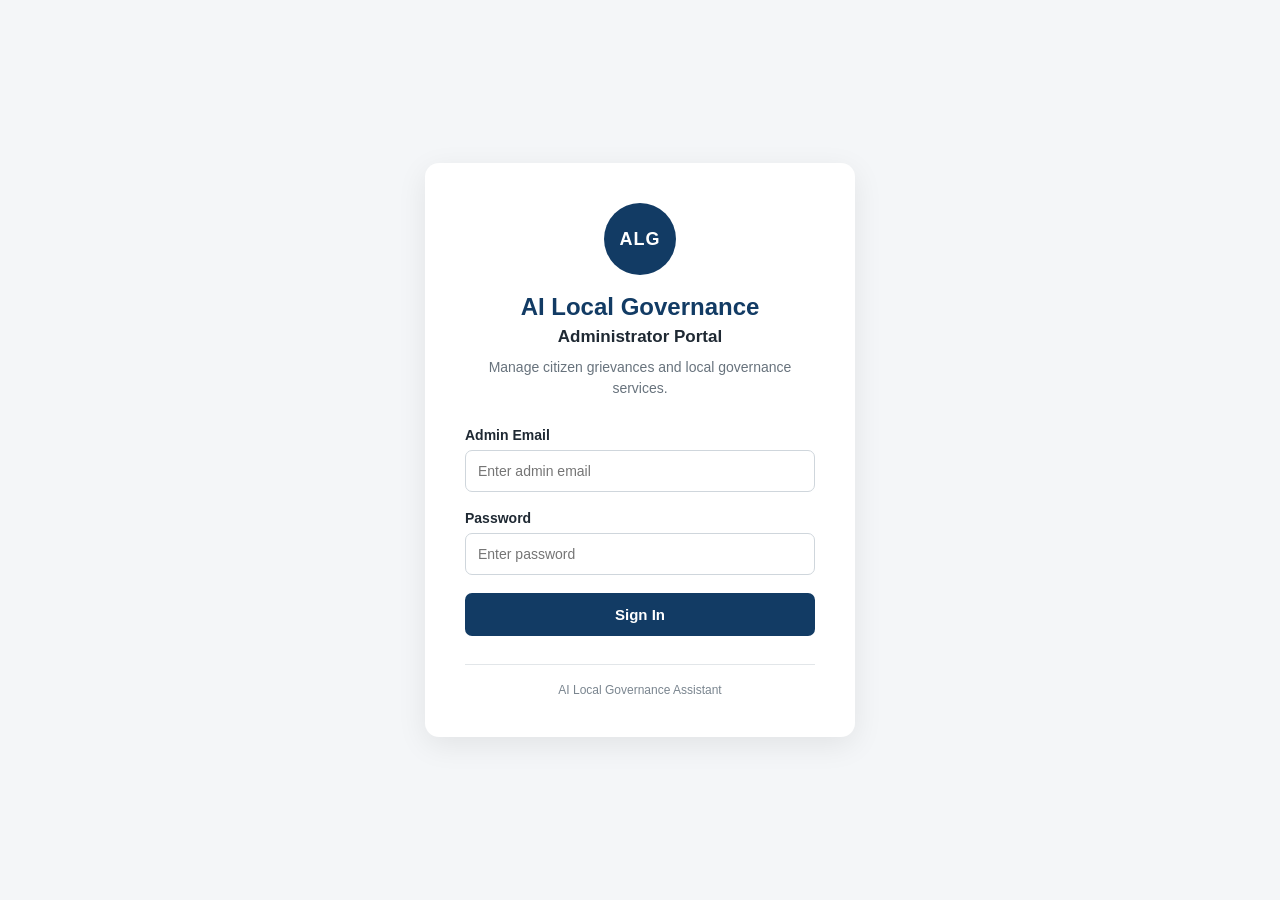
<file: admin-panel/index.html>
<!DOCTYPE html>
<html lang="en">
<head>
    <meta charset="UTF-8">
    <meta name="viewport" content="width=device-width, initial-scale=1.0">

    <title>AI Local Governance - Admin</title>

    <link rel="stylesheet" href="style.css">
</head>

<body>

    <div class="login-page">

        <div class="login-card">

            <div class="logo-circle">
                ALG
            </div>

            <h1>AI Local Governance</h1>

            <p class="admin-title">Administrator Portal</p>

            <p class="description">
                Manage citizen grievances and local governance services.
            </p>

            <form id="loginForm">

                <label for="email">Admin Email</label>
                <input
                    type="email"
                    id="email"
                    placeholder="Enter admin email"
                    required
                >

                <label for="password">Password</label>
                <input
                    type="password"
                    id="password"
                    placeholder="Enter password"
                    required
                >

                <button type="submit">
                    Sign In
                </button>

                <p id="message"></p>

            </form>

            <div class="footer-text">
                AI Local Governance Assistant
            </div>

        </div>

    </div>

    <script src="script.js"></script>

</body>
</html>
</file>
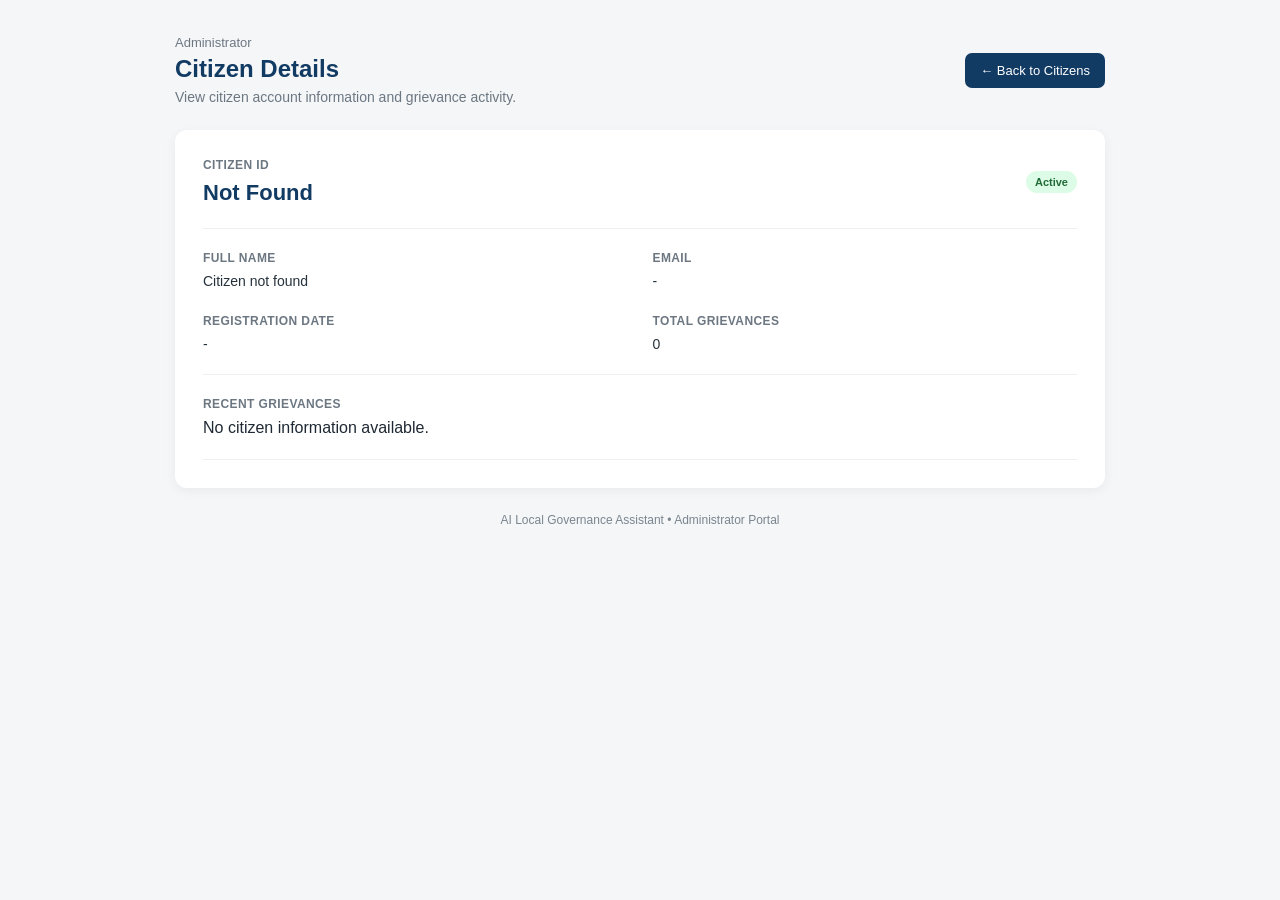
<file: admin-panel/citizen.html>
<!DOCTYPE html>
<html lang="en">
<head>
    <meta charset="UTF-8">
    <meta name="viewport" content="width=device-width, initial-scale=1.0">

    <title>Citizen Details - AI Local Governance</title>

    <link rel="stylesheet" href="style.css">
</head>

<body class="dashboard-body">

    <div class="details-page">

        <div class="details-header">

            <div>

                <p class="admin-label">
                    Administrator
                </p>

                <h1>
                    Citizen Details
                </h1>

                <p class="dashboard-description">
                    View citizen account information and grievance activity.
                </p>

            </div>


            <a
                href="citizens.html"
                class="back-button"
            >
                ← Back to Citizens
            </a>

        </div>


        <div class="details-card">

            <!-- Citizen Header -->
            <div class="details-top">

                <div>

                    <p class="detail-label">
                        Citizen ID
                    </p>

                    <h2 id="citizenId">
                        CIT001
                    </h2>

                </div>


                <span
                    id="citizenStatus"
                    class="status-badge active-badge"
                >
                    Active
                </span>

            </div>


            <!-- Citizen Information -->
            <div class="detail-grid">

                <div>

                    <p class="detail-label">
                        Full Name
                    </p>

                    <p
                        id="citizenName"
                        class="detail-value"
                    >
                        Pranaya Patil
                    </p>

                </div>


                <div>

                    <p class="detail-label">
                        Email
                    </p>

                    <p
                        id="citizenEmail"
                        class="detail-value"
                    >
                        pranaya@example.com
                    </p>

                </div>


                <div>

                    <p class="detail-label">
                        Registration Date
                    </p>

                    <p
                        id="citizenDate"
                        class="detail-value"
                    >
                        15 Sep 2026
                    </p>

                </div>


                <div>

                    <p class="detail-label">
                        Total Grievances
                    </p>

                    <p
                        id="citizenGrievances"
                        class="detail-value"
                    >
                        3
                    </p>

                </div>

            </div>


            <!-- Recent Grievances -->
            <div class="detail-section">

                <p class="detail-label">
                    Recent Grievances
                </p>


                <div id="citizenGrievanceList">

                    <div class="citizen-grievance-item">

                        <div>

                            <strong>
                                GRV001
                            </strong>

                            <p>
                                Street Light Not Working
                            </p>

                        </div>


                        <span class="status-badge pending-badge">
                            Pending
                        </span>

                    </div>


                    <div class="citizen-grievance-item">

                        <div>

                            <strong>
                                GRV007
                            </strong>

                            <p>
                                Water Supply Issue
                            </p>

                        </div>


                        <span class="status-badge resolved-badge">
                            Resolved
                        </span>

                    </div>


                    <div class="citizen-grievance-item">

                        <div>

                            <strong>
                                GRV011
                            </strong>

                            <p>
                                Road Maintenance Request
                            </p>

                        </div>


                        <span class="status-badge progress-badge">
                            In Progress
                        </span>

                    </div>

                </div>

            </div>

        </div>


        <footer class="dashboard-footer">
            AI Local Governance Assistant • Administrator Portal
        </footer>

    </div>


    <script src="citizen.js"></script>

</body>
</html>
</file>
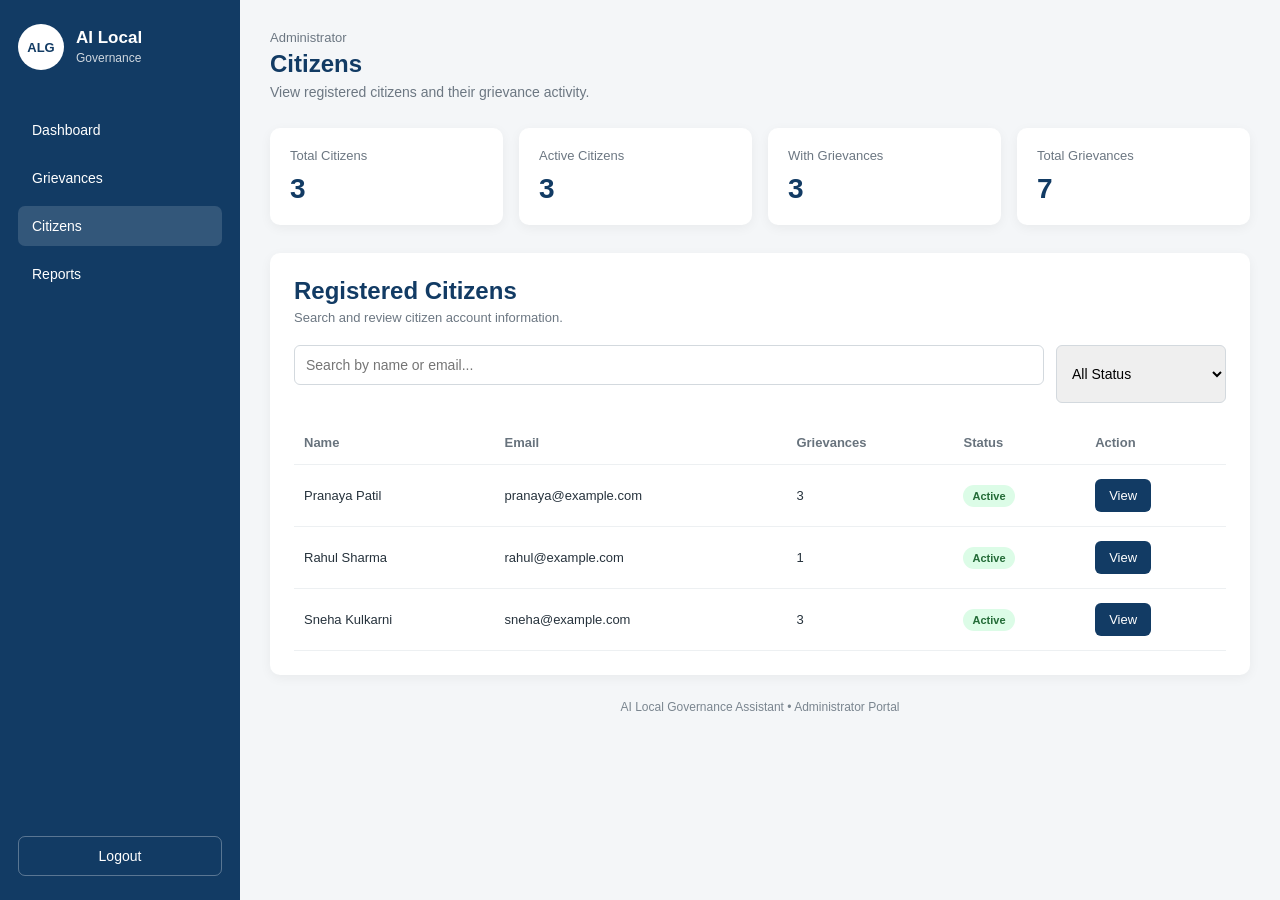
<file: admin-panel/citizens.html>
<!DOCTYPE html>
<html lang="en">
<head>
    <meta charset="UTF-8">
    <meta name="viewport" content="width=device-width, initial-scale=1.0">

    <title>Citizens - AI Local Governance</title>

    <link rel="stylesheet" href="style.css">
</head>

<body class="dashboard-body">

    <div class="dashboard-layout">

        <!-- Sidebar -->
        <aside class="sidebar">

            <div class="brand">

                <div class="logo-small">
                    ALG
                </div>

                <div>
                    <h2>AI Local</h2>
                    <span>Governance</span>
                </div>

            </div>


            <nav class="sidebar-nav">

                <a href="dashboard.html">
                    Dashboard
                </a>

                <a href="dashboard.html#grievances">
                    Grievances
                </a>

                <a href="citizens.html" class="active">
                    Citizens
                </a>

                <a href="reports.html">
                    Reports
                </a>

            </nav>


            <a href="index.html" class="logout-button">
                Logout
            </a>

        </aside>


        <!-- Main Content -->
        <main class="dashboard-main">

            <header class="dashboard-header">

                <div>

                    <p class="admin-label">
                        Administrator
                    </p>

                    <h1>
                        Citizens
                    </h1>

                    <p class="dashboard-description">
                        View registered citizens and their grievance activity.
                    </p>

                </div>

            </header>


            <!-- Citizen Summary -->
            <section class="stats-grid">

                <div class="stat-card">

                    <span>
                        Total Citizens
                    </span>

                    <strong id="totalCitizens">
                        3
                    </strong>

                </div>


                <div class="stat-card">

                    <span>
                        Active Citizens
                    </span>

                    <strong id="activeCitizens">
                        3
                    </strong>

                </div>


                <div class="stat-card">

                    <span>
                        With Grievances
                    </span>

                    <strong id="citizensWithGrievances">
                        3
                    </strong>

                </div>


                <div class="stat-card">

                    <span>
                        Total Grievances
                    </span>

                    <strong id="totalCitizenGrievances">
                        7
                    </strong>

                </div>

            </section>


            <!-- Citizens Table -->
            <section class="grievance-section">

                <div class="section-heading">

                    <div>

                        <h2>
                            Registered Citizens
                        </h2>

                        <p>
                            Search and review citizen account information.
                        </p>

                    </div>

                </div>


                <!-- Search and Filter -->
                <div class="table-controls">

                    <input
                        type="text"
                        id="citizenSearch"
                        class="search-box"
                        placeholder="Search by name or email..."
                    >


                    <select
                        id="citizenStatusFilter"
                        class="status-filter"
                    >

                        <option value="All Status">
                            All Status
                        </option>

                        <option value="Active">
                            Active
                        </option>

                        <option value="Inactive">
                            Inactive
                        </option>

                    </select>

                </div>


                <!-- Citizens Table -->
                <div class="table-wrapper">

                    <table>

                        <thead>

                            <tr>

                                <th>
                                    Name
                                </th>

                                <th>
                                    Email
                                </th>

                                <th>
                                    Grievances
                                </th>

                                <th>
                                    Status
                                </th>

                                <th>
                                    Action
                                </th>

                            </tr>

                        </thead>


                        <tbody id="citizensTableBody">

                            <tr>

                                <td>
                                    Pranaya Patil
                                </td>

                                <td>
                                    pranaya@example.com
                                </td>

                                <td>
                                    3
                                </td>

                                <td>

                                    <span class="status-badge active-badge">
                                        Active
                                    </span>

                                </td>

                                <td>

                                    <a
                                        href="citizen.html?id=CIT001"
                                        class="action-button"
                                    >
                                        View
                                    </a>

                                </td>

                            </tr>


                            <tr>

                                <td>
                                    Rahul Sharma
                                </td>

                                <td>
                                    rahul@example.com
                                </td>

                                <td>
                                    1
                                </td>

                                <td>

                                    <span class="status-badge active-badge">
                                        Active
                                    </span>

                                </td>

                                <td>

                                    <a
                                        href="citizen.html?id=CIT002"
                                        class="action-button"
                                    >
                                        View
                                    </a>

                                </td>

                            </tr>


                            <tr>

                                <td>
                                    Sneha Kulkarni
                                </td>

                                <td>
                                    sneha@example.com
                                </td>

                                <td>
                                    3
                                </td>

                                <td>

                                    <span class="status-badge active-badge">
                                        Active
                                    </span>

                                </td>

                                <td>

                                    <a
                                        href="citizen.html?id=CIT003"
                                        class="action-button"
                                    >
                                        View
                                    </a>

                                </td>

                            </tr>

                        </tbody>

                    </table>

                </div>

            </section>


            <footer class="dashboard-footer">
                AI Local Governance Assistant • Administrator Portal
            </footer>

        </main>

    </div>


    <script src="citizens.js"></script>

</body>
</html>
</file>
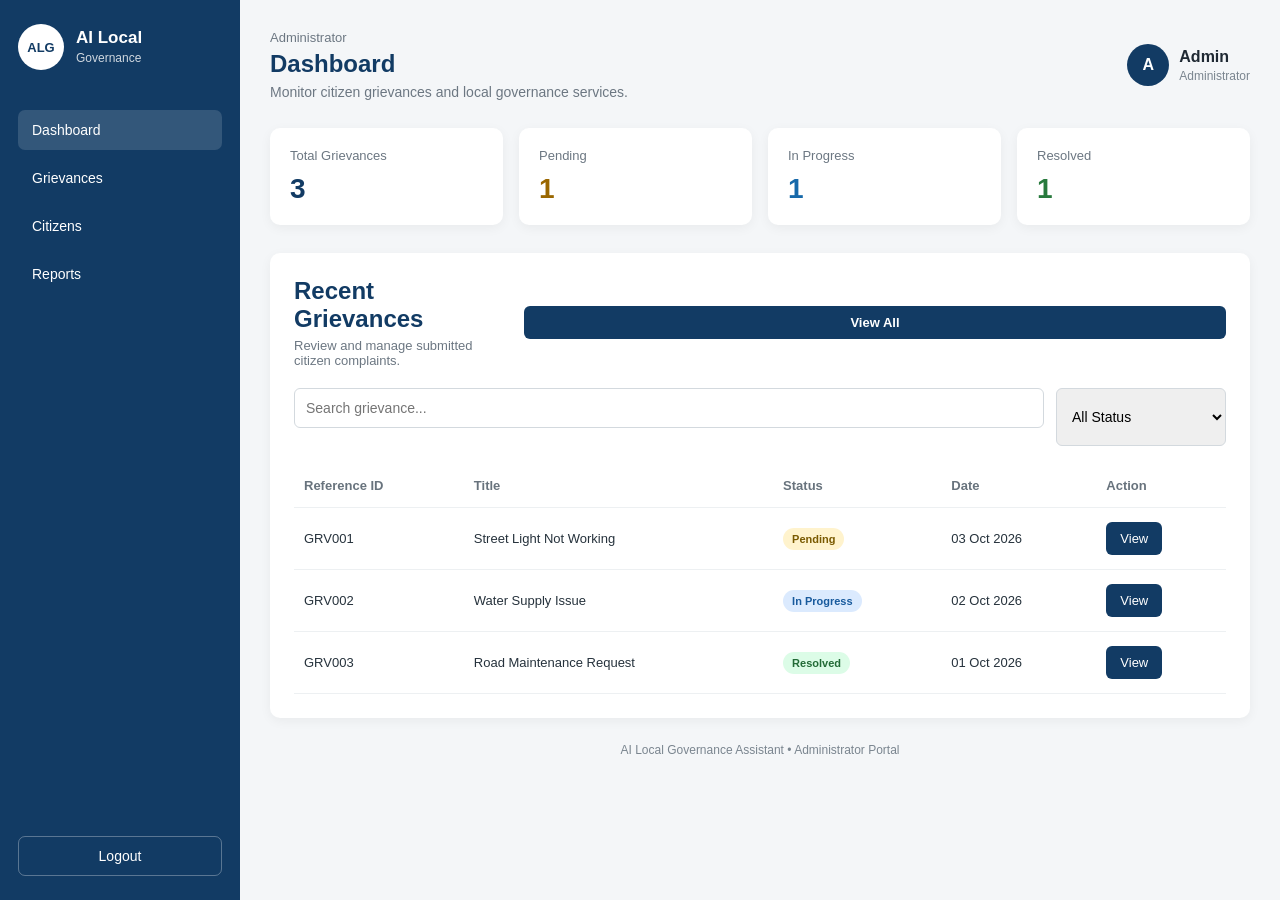
<file: admin-panel/dashboard.html>
<!DOCTYPE html>
<html lang="en">
<head>
    <meta charset="UTF-8">
    <meta name="viewport" content="width=device-width, initial-scale=1.0">

    <title>Admin Dashboard - AI Local Governance</title>

    <link rel="stylesheet" href="style.css">
</head>

<body class="dashboard-body">

    <div class="dashboard-layout">

        <aside class="sidebar">

            <div class="brand">

                <div class="logo-small">
                    ALG
                </div>

                <div>
                    <h2>AI Local</h2>
                    <span>Governance</span>
                </div>

            </div>


            <nav class="sidebar-nav">

                <a
                    href="dashboard.html"
                    class="active"
                >
                    Dashboard
                </a>

                <a href="#grievances">
                    Grievances
                </a>

                <a href="citizens.html">
                    Citizens
                </a>

                <a href="reports.html">
                    Reports
                </a>

            </nav>


            <a
                href="index.html"
                class="logout-button"
            >
                Logout
            </a>

        </aside>


        <main class="dashboard-main">

            <header class="dashboard-header">

                <div>

                    <p class="admin-label">
                        Administrator
                    </p>

                    <h1>
                        Dashboard
                    </h1>

                    <p class="dashboard-description">
                        Monitor citizen grievances and local governance services.
                    </p>

                </div>


                <div class="admin-profile">

                    <div class="admin-avatar">
                        A
                    </div>

                    <div>

                        <strong>
                            Admin
                        </strong>

                        <span>
                            Administrator
                        </span>

                    </div>

                </div>

            </header>


            <section class="stats-grid">

                <div class="stat-card">

                    <span>
                        Total Grievances
                    </span>

                    <strong id="totalCount">
                        3
                    </strong>

                </div>


                <div class="stat-card pending">

                    <span>
                        Pending
                    </span>

                    <strong id="pendingCount">
                        1
                    </strong>

                </div>


                <div class="stat-card progress">

                    <span>
                        In Progress
                    </span>

                    <strong id="progressCount">
                        1
                    </strong>

                </div>


                <div class="stat-card resolved">

                    <span>
                        Resolved
                    </span>

                    <strong id="resolvedCount">
                        1
                    </strong>

                </div>

            </section>


            <section
                class="grievance-section"
                id="grievances"
            >

                <div class="section-heading">

                    <div>

                        <h2>
                            Recent Grievances
                        </h2>

                        <p>
                            Review and manage submitted citizen complaints.
                        </p>

                    </div>


                    <button class="view-all-button">
                        View All
                    </button>

                </div>


                <div class="table-controls">

                    <input
                        type="text"
                        placeholder="Search grievance..."
                        class="search-box"
                    >


                    <select class="status-filter">

                        <option>
                            All Status
                        </option>

                        <option>
                            Pending
                        </option>

                        <option>
                            In Progress
                        </option>

                        <option>
                            Resolved
                        </option>

                        <option>
                            Rejected
                        </option>

                    </select>

                </div>


                <div class="table-wrapper">

                    <table>

                        <thead>

                            <tr>

                                <th>
                                    Reference ID
                                </th>

                                <th>
                                    Title
                                </th>

                                <th>
                                    Status
                                </th>

                                <th>
                                    Date
                                </th>

                                <th>
                                    Action
                                </th>

                            </tr>

                        </thead>


                        <tbody>

                            <tr>

                                <td>
                                    GRV001
                                </td>

                                <td>
                                    Street Light Not Working
                                </td>

                                <td>

                                    <span
                                        class="status-badge pending-badge"
                                    >
                                        Pending
                                    </span>

                                </td>

                                <td>
                                    03 Oct 2026
                                </td>

                                <td>

                                    <a
                                        href="grievance.html?id=GRV001"
                                        class="action-button"
                                    >
                                        View
                                    </a>

                                </td>

                            </tr>


                            <tr>

                                <td>
                                    GRV002
                                </td>

                                <td>
                                    Water Supply Issue
                                </td>

                                <td>

                                    <span
                                        class="status-badge progress-badge"
                                    >
                                        In Progress
                                    </span>

                                </td>

                                <td>
                                    02 Oct 2026
                                </td>

                                <td>

                                    <a
                                        href="grievance.html?id=GRV002"
                                        class="action-button"
                                    >
                                        View
                                    </a>

                                </td>

                            </tr>


                            <tr>

                                <td>
                                    GRV003
                                </td>

                                <td>
                                    Road Maintenance Request
                                </td>

                                <td>

                                    <span
                                        class="status-badge resolved-badge"
                                    >
                                        Resolved
                                    </span>

                                </td>

                                <td>
                                    01 Oct 2026
                                </td>

                                <td>

                                    <a
                                        href="grievance.html?id=GRV003"
                                        class="action-button"
                                    >
                                        View
                                    </a>

                                </td>

                            </tr>

                        </tbody>

                    </table>

                </div>

            </section>


            <footer class="dashboard-footer">
                AI Local Governance Assistant • Administrator Portal
            </footer>

        </main>

    </div>


    <script src="script.js"></script>

</body>
</html>
</file>
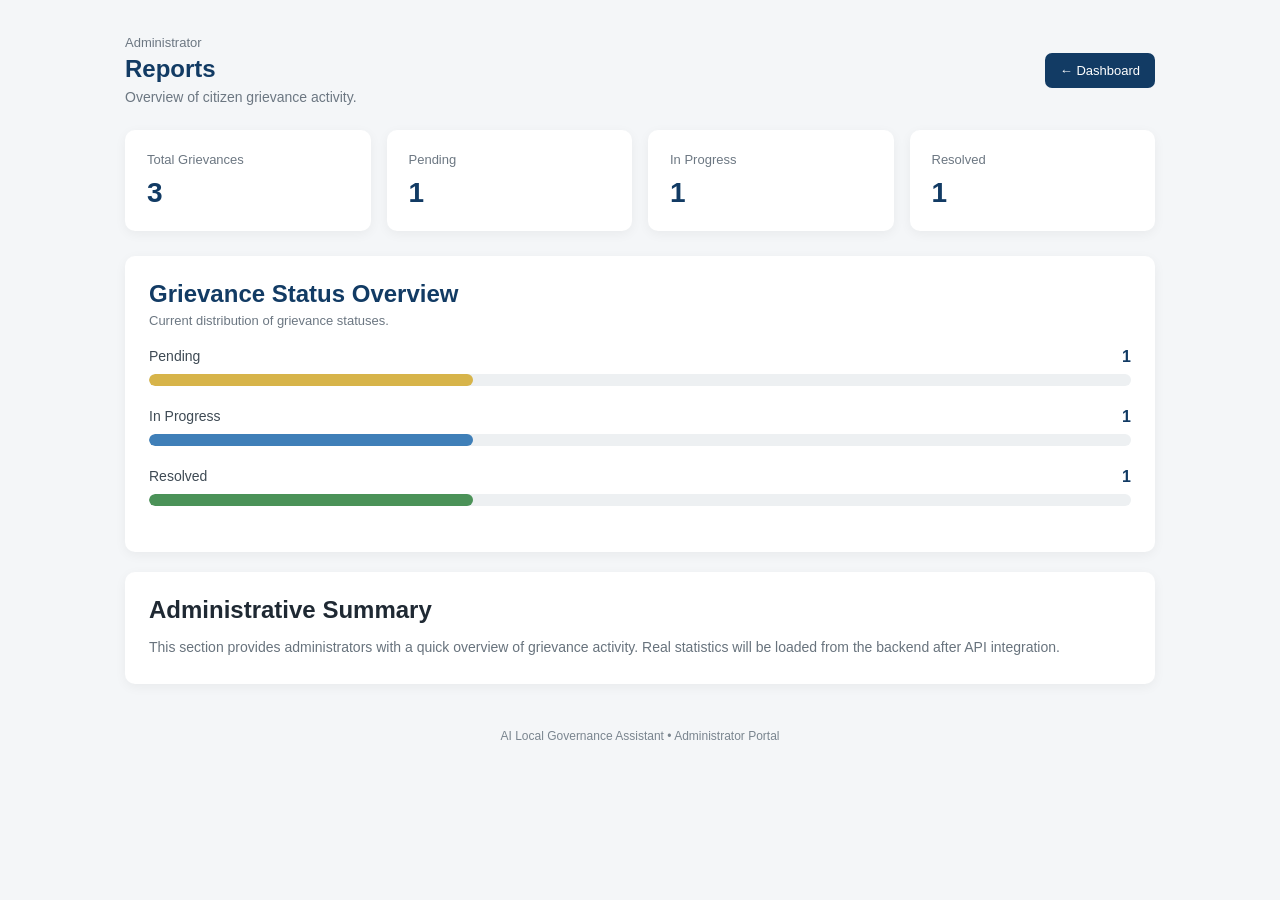
<file: admin-panel/reports.html>
<!DOCTYPE html>
<html lang="en">
<head>
    <meta charset="UTF-8">
    <meta name="viewport" content="width=device-width, initial-scale=1.0">

    <title>Reports - AI Local Governance</title>

    <link rel="stylesheet" href="style.css">
</head>

<body class="dashboard-body">

    <div class="reports-page">

        <div class="details-header">

            <div>
                <p class="admin-label">Administrator</p>

                <h1>Reports</h1>

                <p class="dashboard-description">
                    Overview of citizen grievance activity.
                </p>
            </div>

            <a href="dashboard.html" class="back-button">
                ← Dashboard
            </a>

        </div>


        <section class="report-summary">

            <div class="report-card">
                <span>Total Grievances</span>
                <strong id="reportTotal">3</strong>
            </div>

            <div class="report-card">
                <span>Pending</span>
                <strong id="reportPending">1</strong>
            </div>

            <div class="report-card">
                <span>In Progress</span>
                <strong id="reportProgress">1</strong>
            </div>

            <div class="report-card">
                <span>Resolved</span>
                <strong id="reportResolved">1</strong>
            </div>

        </section>


        <section class="report-section">

            <div class="section-heading">

                <div>
                    <h2>Grievance Status Overview</h2>

                    <p>
                        Current distribution of grievance statuses.
                    </p>
                </div>

            </div>


            <div class="report-bars">

                <div class="report-row">

                    <div class="report-label">
                        <span>Pending</span>
                        <strong>1</strong>
                    </div>

                    <div class="progress-bar">
                        <div class="progress-fill pending-fill"
                             style="width: 33%;">
                        </div>
                    </div>

                </div>


                <div class="report-row">

                    <div class="report-label">
                        <span>In Progress</span>
                        <strong>1</strong>
                    </div>

                    <div class="progress-bar">
                        <div class="progress-fill progress-fill-blue"
                             style="width: 33%;">
                        </div>
                    </div>

                </div>


                <div class="report-row">

                    <div class="report-label">
                        <span>Resolved</span>
                        <strong>1</strong>
                    </div>

                    <div class="progress-bar">
                        <div class="progress-fill resolved-fill"
                             style="width: 33%;">
                        </div>
                    </div>

                </div>

            </div>

        </section>


        <section class="report-section">

            <h2>Administrative Summary</h2>

            <p class="report-summary-text">
                This section provides administrators with a quick
                overview of grievance activity. Real statistics will
                be loaded from the backend after API integration.
            </p>

        </section>


        <footer class="dashboard-footer">
            AI Local Governance Assistant • Administrator Portal
        </footer>

    </div>

</body>
</html>
</file>
<file: admin-panel/style.css>
* {
    box-sizing: border-box;
    margin: 0;
    padding: 0;
}

body {
    font-family: Arial, sans-serif;
    background: #f4f6f8;
    color: #1f2933;
}

.login-page {
    min-height: 100vh;
    display: flex;
    justify-content: center;
    align-items: center;
    padding: 20px;
}

.login-card {
    width: 100%;
    max-width: 430px;
    background: white;
    padding: 40px;
    border-radius: 14px;
    box-shadow: 0 8px 30px rgba(0, 0, 0, 0.08);
    text-align: center;
}

.logo-circle {
    width: 72px;
    height: 72px;
    margin: 0 auto 18px;
    border-radius: 50%;
    background: #123b64;
    color: white;

    display: flex;
    align-items: center;
    justify-content: center;

    font-size: 18px;
    font-weight: bold;
    letter-spacing: 1px;
}

h1 {
    font-size: 24px;
    margin-bottom: 6px;
    color: #123b64;
}

.admin-title {
    font-size: 17px;
    font-weight: bold;
    margin-bottom: 10px;
}

.description {
    font-size: 14px;
    line-height: 1.5;
    color: #68737d;
    margin-bottom: 28px;
}

form {
    text-align: left;
}

label {
    display: block;
    font-size: 14px;
    font-weight: bold;
    margin-bottom: 7px;
}

input {
    width: 100%;
    padding: 12px;
    margin-bottom: 18px;

    border: 1px solid #cfd6dc;
    border-radius: 7px;

    font-size: 14px;
}

input:focus {
    outline: none;
    border-color: #123b64;
}

button {
    width: 100%;
    padding: 13px;

    border: none;
    border-radius: 7px;

    background: #123b64;
    color: white;

    font-size: 15px;
    font-weight: bold;

    cursor: pointer;
}

button:hover {
    background: #0d2f50;
}

#message {
    text-align: center;
    margin-top: 14px;
    font-size: 14px;
}

.footer-text {
    margin-top: 28px;
    padding-top: 18px;
    border-top: 1px solid #e2e6e9;

    font-size: 12px;
    color: #7a858f;
}

@media (max-width: 480px) {

    .login-card {
        padding: 28px 22px;
    }

    h1 {
        font-size: 21px;
    }
}

/* ============================= */
/* ADMIN DASHBOARD */
/* ============================= */

.dashboard-body {
    background: #f4f6f8;
}

.dashboard-layout {
    min-height: 100vh;
    display: flex;
}

.sidebar {
    width: 240px;
    background: #123b64;
    color: white;
    padding: 24px 18px;

    display: flex;
    flex-direction: column;
}

.brand {
    display: flex;
    align-items: center;
    gap: 12px;
    margin-bottom: 40px;
}

.logo-small {
    width: 46px;
    height: 46px;
    border-radius: 50%;
    background: white;
    color: #123b64;

    display: flex;
    align-items: center;
    justify-content: center;

    font-size: 13px;
    font-weight: bold;
}

.brand h2 {
    font-size: 17px;
}

.brand span {
    font-size: 12px;
    opacity: 0.8;
}

.sidebar-nav {
    display: flex;
    flex-direction: column;
    gap: 8px;
}

.sidebar-nav a {
    text-decoration: none;
    color: white;
    padding: 12px 14px;
    border-radius: 7px;
    font-size: 14px;
}

.sidebar-nav a:hover,
.sidebar-nav a.active {
    background: rgba(255, 255, 255, 0.14);
}

.logout-button {
    display: block;
    text-align: center;
    text-decoration: none;

    margin-top: auto;

    border: 1px solid rgba(255, 255, 255, 0.3);
    background: transparent;
    color: white;

    padding: 11px;
    border-radius: 7px;

    cursor: pointer;
    font-size: 14px;
}

.logout-button:hover {
    background: rgba(255, 255, 255, 0.1);
}

.dashboard-main {
    flex: 1;
    padding: 30px;
    overflow-x: auto;
}

.dashboard-header {
    display: flex;
    justify-content: space-between;
    align-items: center;
    gap: 20px;
    margin-bottom: 28px;
}

.admin-label {
    color: #6c7782;
    font-size: 13px;
    margin-bottom: 5px;
}

.dashboard-header h1 {
    color: #123b64;
    margin-bottom: 6px;
}

.dashboard-description {
    color: #6c7782;
    font-size: 14px;
}

.admin-profile {
    display: flex;
    align-items: center;
    gap: 10px;
}

.admin-avatar {
    width: 42px;
    height: 42px;
    border-radius: 50%;
    background: #123b64;
    color: white;

    display: flex;
    align-items: center;
    justify-content: center;

    font-weight: bold;
}

.admin-profile span {
    display: block;
    color: #7a858f;
    font-size: 12px;
    margin-top: 3px;
}

.stats-grid {
    display: grid;
    grid-template-columns: repeat(4, 1fr);
    gap: 16px;
    margin-bottom: 28px;
}

.stat-card {
    background: white;
    padding: 20px;
    border-radius: 10px;
    box-shadow: 0 3px 12px rgba(0, 0, 0, 0.05);
}

.stat-card span {
    display: block;
    color: #6c7782;
    font-size: 13px;
    margin-bottom: 10px;
}

.stat-card strong {
    color: #123b64;
    font-size: 28px;
}

.stat-card.pending strong {
    color: #9a6700;
}

.stat-card.progress strong {
    color: #1769aa;
}

.stat-card.resolved strong {
    color: #287a3d;
}

.grievance-section {
    background: white;
    padding: 24px;
    border-radius: 10px;
    box-shadow: 0 3px 12px rgba(0, 0, 0, 0.05);
}

.section-heading {
    display: flex;
    justify-content: space-between;
    align-items: center;
    gap: 15px;
    margin-bottom: 20px;
}

.section-heading h2 {
    color: #123b64;
    margin-bottom: 5px;
}

.section-heading p {
    color: #6c7782;
    font-size: 13px;
}

.view-all-button,
.action-button {
    display: inline-block;
    text-decoration: none;
    border: none;
    background: #123b64;
    color: white;
    padding: 9px 14px;
    border-radius: 6px;
    cursor: pointer;
    font-size: 13px;
}

/* ============================= */
/* STATUS HISTORY */
/* ============================= */

.status-history {
    margin-top: 12px;
    border-left: 2px solid #dbe2e8;
    padding-left: 20px;
}

.history-item {
    position: relative;
    display: flex;
    gap: 12px;
    padding-bottom: 20px;
}

.history-item:last-child {
    padding-bottom: 0;
}

.history-dot {
    position: absolute;
    left: -27px;
    top: 2px;

    width: 12px;
    height: 12px;

    border-radius: 50%;
    background: #123b64;
    border: 3px solid white;
    box-shadow: 0 0 0 1px #123b64;
}

.history-item strong {
    display: block;
    color: #26323c;
    font-size: 14px;
}

.history-item p {
    margin-top: 4px;
    color: #7a858f;
    font-size: 12px;
}

/* ============================= */
/* REPORTS */
/* ============================= */

.reports-page {
    max-width: 1100px;
    margin: 0 auto;
    padding: 35px;
}

.report-summary {
    display: grid;
    grid-template-columns: repeat(4, 1fr);
    gap: 16px;
    margin-bottom: 25px;
}

.report-card {
    background: white;
    padding: 22px;
    border-radius: 10px;
    box-shadow: 0 3px 12px rgba(0, 0, 0, 0.05);
}

.report-card span {
    display: block;
    color: #6c7782;
    font-size: 13px;
    margin-bottom: 10px;
}

.report-card strong {
    color: #123b64;
    font-size: 28px;
}

.report-section {
    background: white;
    padding: 24px;
    border-radius: 10px;
    margin-bottom: 20px;
    box-shadow: 0 3px 12px rgba(0, 0, 0, 0.05);
}

.report-bars {
    margin-top: 20px;
}

.report-row {
    margin-bottom: 22px;
}

.report-label {
    display: flex;
    justify-content: space-between;
    margin-bottom: 8px;
}

.report-label span {
    color: #3e4a54;
    font-size: 14px;
}

.report-label strong {
    color: #123b64;
}

.progress-bar {
    width: 100%;
    height: 12px;
    background: #edf0f2;
    border-radius: 20px;
    overflow: hidden;
}

.progress-fill {
    height: 100%;
    border-radius: 20px;
}

.pending-fill {
    background: #d7b44a;
}

.progress-fill-blue {
    background: #3f7fb8;
}

.resolved-fill {
    background: #4b9258;
}

.report-summary-text {
    color: #68737d;
    font-size: 14px;
    line-height: 1.7;
    margin-top: 12px;
}

@media (max-width: 800px) {

    .report-summary {
        grid-template-columns: repeat(2, 1fr);
    }

    .reports-page {
        padding: 20px;
    }
}

@media (max-width: 500px) {

    .report-summary {
        grid-template-columns: 1fr;
    }
}

.table-controls {
    display: flex;
    gap: 12px;
    margin-bottom: 18px;
}

.search-box,
.status-filter {
    padding: 11px;
    border: 1px solid #d3d9de;
    border-radius: 6px;
    font-size: 14px;
}

.search-box {
    flex: 1;
}

.status-filter {
    width: 170px;
}

.table-wrapper {
    overflow-x: auto;
}

table {
    width: 100%;
    border-collapse: collapse;
}

th,
td {
    text-align: left;
    padding: 14px 10px;
    border-bottom: 1px solid #edf0f2;
    font-size: 13px;
}

th {
    color: #68737d;
    font-weight: bold;
}

td {
    color: #26323c;
}

.status-badge {
    display: inline-block;
    padding: 5px 9px;
    border-radius: 20px;
    font-size: 11px;
    font-weight: bold;
}

.pending-badge {
    background: #fff3cd;
    color: #7a5a00;
}

.progress-badge {
    background: #dbeafe;
    color: #185a9d;
}

.resolved-badge {
    background: #dcfce7;
    color: #236b37;
}

.dashboard-footer {
    text-align: center;
    color: #7a858f;
    font-size: 12px;
    padding: 25px;
}


@media (max-width: 900px) {

    .sidebar {
        width: 200px;
    }

    .stats-grid {
        grid-template-columns: repeat(2, 1fr);
    }
}


@media (max-width: 650px) {

    .dashboard-layout {
        display: block;
    }

    .sidebar {
        width: 100%;
    }

    .sidebar-nav {
        flex-direction: row;
        flex-wrap: wrap;
    }

    .dashboard-main {
        padding: 18px;
    }

    .dashboard-header {
        align-items: flex-start;
        flex-direction: column;
    }

    .stats-grid {
        grid-template-columns: 1fr;
    }

    .table-controls {
        flex-direction: column;
    }

    .status-filter {
        width: 100%;
    }
}

/* ============================= */
/* GRIEVANCE DETAILS */
/* ============================= */

.details-page {
    max-width: 1000px;
    margin: 0 auto;
    padding: 35px;
}

.details-header {
    display: flex;
    justify-content: space-between;
    align-items: center;
    gap: 20px;
    margin-bottom: 25px;
}

.back-button {
    text-decoration: none;
    color: white;
    background: #123b64;
    padding: 10px 15px;
    border-radius: 7px;
    font-size: 13px;
}

.details-card {
    background: white;
    border-radius: 12px;
    padding: 28px;
    box-shadow: 0 3px 12px rgba(0, 0, 0, 0.05);
}

.details-top {
    display: flex;
    justify-content: space-between;
    align-items: center;
    padding-bottom: 22px;
    border-bottom: 1px solid #edf0f2;
}

.details-top h2 {
    color: #123b64;
    font-size: 22px;
}

.detail-section {
    padding: 22px 0;
    border-bottom: 1px solid #edf0f2;
}

.detail-label {
    color: #6c7782;
    font-size: 12px;
    font-weight: bold;
    margin-bottom: 8px;
    text-transform: uppercase;
    letter-spacing: 0.4px;
}

.detail-section h3 {
    color: #26323c;
    font-size: 20px;
}

.detail-text {
    color: #4d5963;
    font-size: 14px;
    line-height: 1.7;
}

.detail-grid {
    display: grid;
    grid-template-columns: 1fr 1fr;
    gap: 25px;
    padding: 22px 0;
    border-bottom: 1px solid #edf0f2;
}

.detail-value {
    color: #26323c;
    font-size: 14px;
}

.details-status-select {
    width: 100%;
    max-width: 300px;
    padding: 11px;
    margin-right: 10px;

    border: 1px solid #cfd6dc;
    border-radius: 7px;

    font-size: 14px;
}

.update-status-button {
    margin-top: 15px;
    padding: 11px 17px;

    border: none;
    border-radius: 7px;

    background: #123b64;
    color: white;

    cursor: pointer;
    font-weight: bold;
}

#status-message {
    margin-top: 15px;
    font-size: 14px;
    color: #1769aa;
}


@media (max-width: 650px) {

    .details-page {
        padding: 20px;
    }

    .details-header {
        flex-direction: column;
        align-items: flex-start;
    }

    .detail-grid {
        grid-template-columns: 1fr;
    }

    .details-status-select {
        max-width: 100%;
        margin-right: 0;
    }
}


/* ============================= */
/* CITIZEN DETAILS */
/* ============================= */

.citizen-grievance-item {
    display: flex;
    justify-content: space-between;
    align-items: center;

    padding: 15px 0;

    border-bottom: 1px solid #edf0f2;
}

.citizen-grievance-item:last-child {
    border-bottom: none;
}

.citizen-grievance-item strong {
    color: #123b64;
    font-size: 14px;
}

.citizen-grievance-item p {
    margin-top: 5px;
    color: #68737d;
    font-size: 13px;
}

.active-badge {
    background: #dcfce7;
    color: #236b37;
}
</file>
